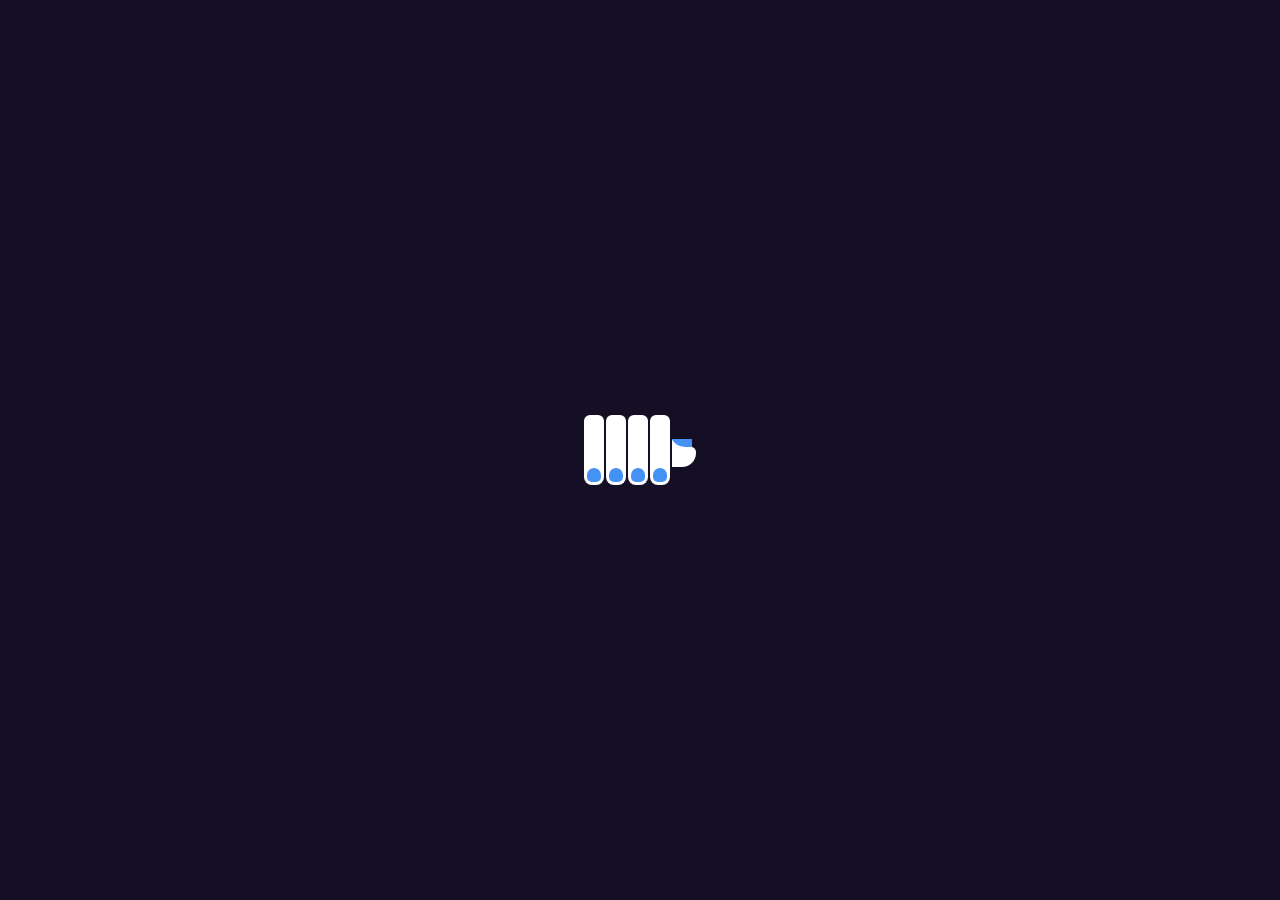
<file: index.html>
<!DOCTYPE html>
<html lang="en">
<head>
    <meta charset="UTF-8">
    <meta name="description" content="Data Visualization">
    <meta name="keywords" content="HTML, CSS, D3, Javascript">
    <meta name="name" content="Darrell Devlin">

    <title>Our Website</title>

    <!-- Bootstrap CSS -->
    <link href="https://cdn.jsdelivr.net/npm/bootstrap@5.1.3/dist/css/bootstrap.min.css" rel="stylesheet">

    <!--CSS -->
    <link rel="stylesheet" href="resources/css/viz1.css">
    <link rel="stylesheet" href="resources/css/index.css">

</head>
<body>
    <!-- Loading Page -->
    <div class="loading-page">
        <div class="loading">
            <div class="finger finger-1">
                <div class="finger-item">
                    <span></span><i></i>
                </div>
            </div>
            <div class="finger finger-2">
                <div class="finger-item">
                    <span></span><i></i>
                </div>
            </div>
            <div class="finger finger-3">
                <div class="finger-item">
                    <span></span><i></i>
                </div>
            </div>
            <div class="finger finger-4">
                <div class="finger-item">
                    <span></span><i></i>
                </div>
            </div>
            <div class="last-finger">
                <div class="last-finger-item"><i></i></div>
            </div>
        </div>
    </div>

    <!-- Main Content -->
    <div class="intro-container">
        <div class="intro-content">
            <h1>Welcome to Our Website</h1>
            <p class="sub-header"><b>Created By:</b> Darrell Devlin and Jinjuta Suksuwan</p>
            <p class="description">
                This website is the culmination of a data visualization assignment for the unit COS30045, created by Darrell and Jinju. Our goal was to leverage the power of data visualization to make complex datasets more accessible and understandable. We invite you to explore our visualizations, delve into the data, and join us in our quest to better understand the factors influencing obesity and mortality.
            </p>
            <!-- Start Exploring Button -->
            <a href="viz1.html">
                <button class="btn btn-lg btn-primary text-uppercase fs-5 fw-bold btn-start">Start Exploring</button>
            </a>
        </div>
    </div>

    <!-- JavaScript -->
    <script src="resources/js/index.js"></script>
</body>
</html>
</file>
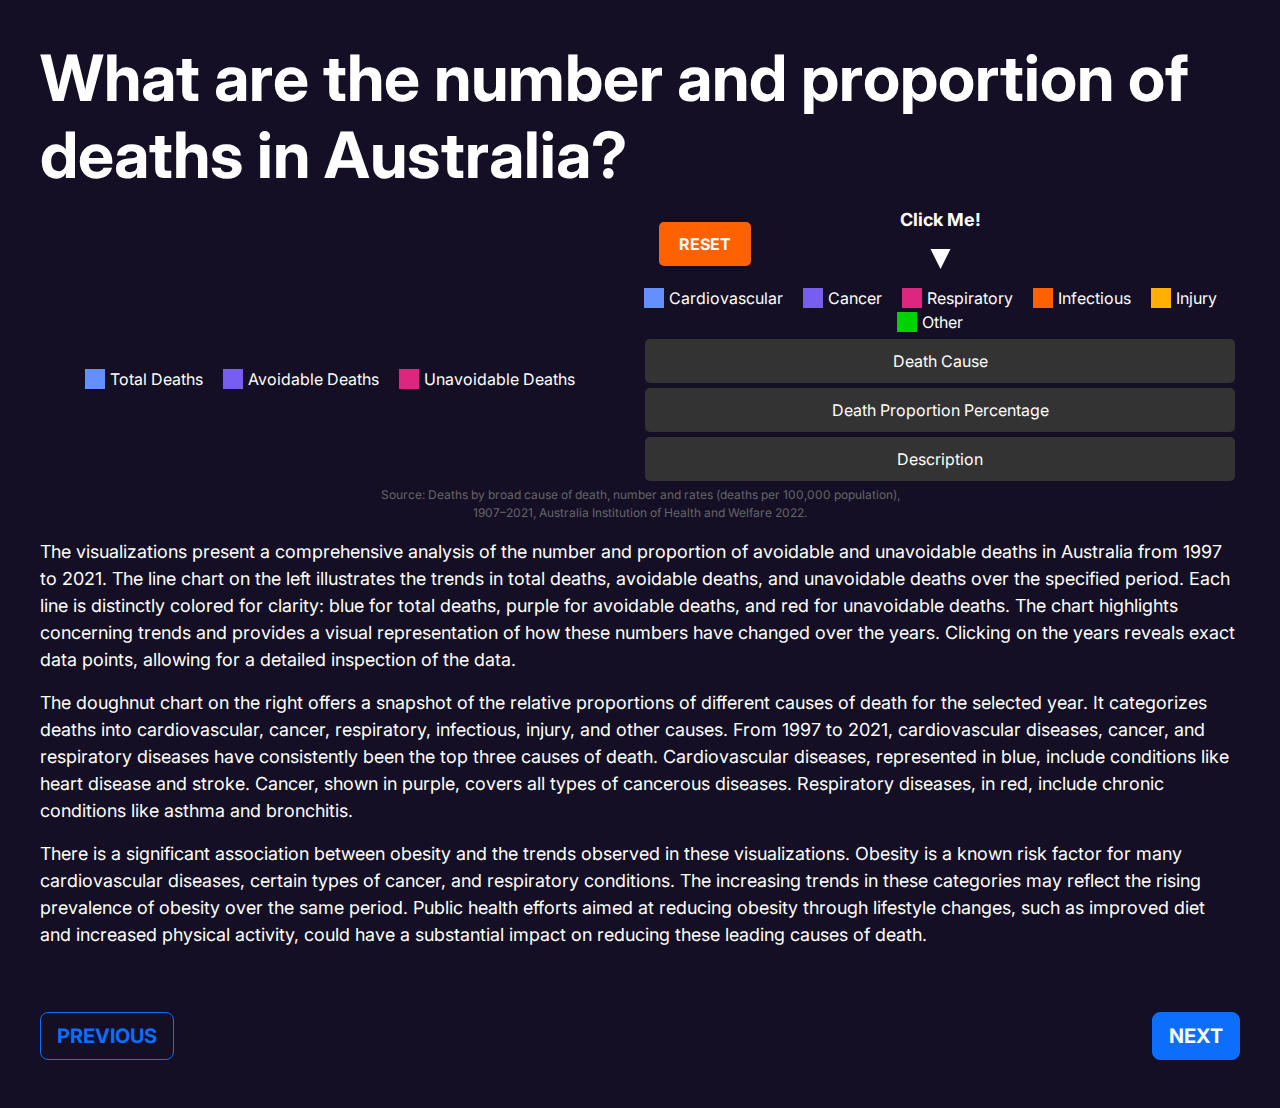
<file: viz1.html>
<!DOCTYPE html>
<html lang="en">
<head>
    <meta charset="UTF-8">
    <meta name="description" content="Data Visualization">
    <meta name="keywords" content="HTML, CSS, D3, Javascript">
    <meta name="name" content="Darrell Devlin">

    <title>Australia's Death Proportions</title>

    <!-- Javascript -->
    <script src="https://d3js.org/d3.v7.min.js"></script>
    <script src="resources/js/viz1.js"></script>

    <!-- Bootstrap CSS -->
    <link href="https://cdn.jsdelivr.net/npm/bootstrap@5.1.3/dist/css/bootstrap.min.css" rel="stylesheet">

    <!--CSS -->
    <link rel="stylesheet" href="resources/css/viz1.css">

</head>
<body>
    <div class="content">
        <!-- Title of Page-->
        <div class="center-title">
            <h1 id="viz-title" class="transition">What are the number and proportion of deaths in Australia?</h1>
        </div>

        <!-- Reset Button -->
        <button class="reset-tooltips">RESET</button>

        <div class="flex-container">
            <div class="chart-container">
                <div>
                    <!-- Line Chart & Hue Legends -->
                    <p id="line-chart"></p>
                    <div class="legend line-legend">
                        <div class="legend-item">
                            <span class="color-box" style="background-color: #648FFF;"></span> Total Deaths
                        </div>
                        <div class="legend-item">
                            <span class="color-box" style="background-color: #785EF0;"></span> Avoidable Deaths
                        </div>
                        <div class="legend-item">
                            <span class="color-box" style="background-color: #DC267F;"></span> Unavoidable Deaths
                        </div>
                    </div>
                </div>
            </div>

            <!-- Pie Chart & Hue Legends -->
            <div class="chart-container" style="position: relative;">
                <div id="pie-chart-container">
                    <p id="pie-chart"></p>
                    <div class="click-me">
                        <p>Click Me!</p>
                        <div class="arrow"></div>
                    </div>
                    <div class="legend pie-legend">
                        <div class="legend-item">
                            <span class="color-box" style="background-color: #648FFF;"></span> Cardiovascular
                        </div>
                        <div class="legend-item">
                            <span class="color-box" style="background-color: #785EF0;"></span> Cancer
                        </div>
                        <div class="legend-item">
                            <span class="color-box" style="background-color: #DC267F;"></span> Respiratory
                        </div>
                        <div class="legend-item">
                            <span class="color-box" style="background-color: #FE6100;"></span> Infectious
                        </div>
                        <div class="legend-item">
                            <span class="color-box" style="background-color: #FFB000;"></span> Injury
                        </div>
                        <div class="legend-item">
                            <span class="color-box" style="background-color: #00D200;"></span> Other
                        </div>
                    </div>

                    <!-- Information Boxes -->
                    <div class="info-box-container">
                        <div class="info-box type-of-death">Death Cause</div>
                        <div class="info-box death-percentage">Death Proportion Percentage</div>
                        <div class="info-box death-description">Description</div>
                    </div>
                </div>
            </div>
        </div>

        <!-- Source Citation -->
        <div class="chart-and-source-container">
            <div class="source">
                <p>Source: Deaths by broad cause of death, number and rates (deaths per 100,000 population),<br> 1907–2021, Australia Institution of Health and Welfare 2022.</p>
            </div>
        </div>

        <!-- Page Description -->
        <p>
            The visualizations present a comprehensive analysis of the number and proportion of avoidable and unavoidable deaths in Australia from 1997 to 2021. The line chart on the left illustrates the trends in total deaths, avoidable deaths, and unavoidable deaths over the specified period. Each line is distinctly colored for clarity: blue for total deaths, purple for avoidable deaths, and red for unavoidable deaths. The chart highlights concerning trends and provides a visual representation of how these numbers have changed over the years. Clicking on the years reveals exact data points, allowing for a detailed inspection of the data.
        </p>
        <p>
            The doughnut chart on the right offers a snapshot of the relative proportions of different causes of death for the selected year. It categorizes deaths into cardiovascular, cancer, respiratory, infectious, injury, and other causes. From 1997 to 2021, cardiovascular diseases, cancer, and respiratory diseases have consistently been the top three causes of death. Cardiovascular diseases, represented in blue, include conditions like heart disease and stroke. Cancer, shown in purple, covers all types of cancerous diseases. Respiratory diseases, in red, include chronic conditions like asthma and bronchitis.
        </p>
        <p>
            There is a significant association between obesity and the trends observed in these visualizations. Obesity is a known risk factor for many cardiovascular diseases, certain types of cancer, and respiratory conditions. The increasing trends in these categories may reflect the rising prevalence of obesity over the same period. Public health efforts aimed at reducing obesity through lifestyle changes, such as improved diet and increased physical activity, could have a substantial impact on reducing these leading causes of death.
        </p>
    </div>

    <!-- Buttons -->
    <div class="row my-5">
        <div class="col-4">
            <form action="index.html">
                <button class="btn btn-lg btn-outline-primary text-uppercase fs-5 fw-bold">Previous</button>
            </form>
        </div>
        <div class="col-4 ms-auto text-end">
            <form action="viz2.html">
                <button class="btn btn-lg btn-primary text-uppercase fs-5 fw-bold">Next</button>
            </form>
        </div>
    </div>
</body>
</html>
</file>
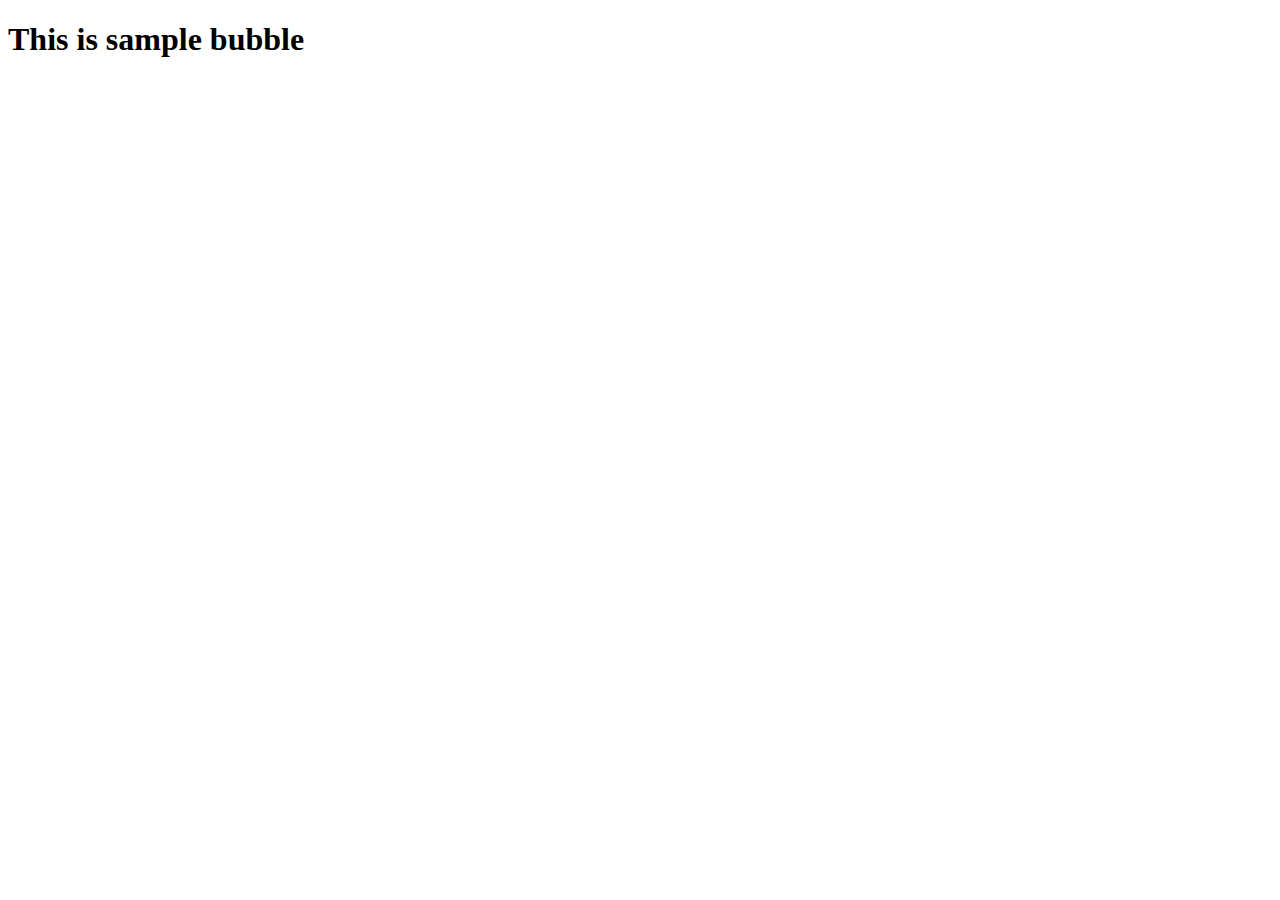
<file: vizsample.html>
<!DOCTYPE html>
<html lang="en">
  <head>
    <meta charset="UTF-8" />
    <meta name="viewport" content="width=device-width, initial-scale=1.0" />
    <!-- A bit of CSS: change stroke color of circle on hover (white -> black) -->
    <style>
      .bubbles {
        stroke-width: 2px;
        stroke: white;
      }
      .bubbles:hover {
        stroke: black;
      }
    </style>
    <title>Document</title>
  </head>
  <body>
    <h1>This is sample bubble</h1>
    <div id="my_dataviz"></div>

    <!-- Load d3.js -->
    <script src="https://d3js.org/d3.v4.js"></script>

    <!-- Load color scale -->
    <script src="https://d3js.org/d3-scale-chromatic.v1.min.js"></script>

    <script>
      // set the dimensions and margins of the graph
      var margin = { top: 10, right: 20, bottom: 30, left: 50 },
        width = 500 - margin.left - margin.right,
        height = 420 - margin.top - margin.bottom;

      // append the svg object to the body of the page
      var svg = d3
        .select("#my_dataviz")
        .append("svg")
        .attr("width", width + margin.left + margin.right)
        .attr("height", height + margin.top + margin.bottom)
        .append("g")
        .attr("transform", "translate(" + margin.left + "," + margin.top + ")");

      // Read the data
      d3.csv("sample1.csv", function (data) {
        // Add X axis -> cx
        var x = d3.scaleLinear().domain([0, 15000]).range([0, width]);
        svg
          .append("g")
          .attr("transform", "translate(0," + height + ")")
          .call(d3.axisBottom(x));

        // Add Y axis -> cy
        var y = d3.scaleLinear().domain([0, 20000]).range([height, 0]);
        svg.append("g").call(d3.axisLeft(y));

        // Add a scale for bubble size -> cr
        var z = d3.scaleLinear().domain([0, 20000]).range([4, 40]);

        // Add a scale for bubble color
        var myColor = d3.scaleOrdinal(d3.schemeSet2);

        // Create a tooltip div that is hidden by default:
        var tooltip = d3
          .select("body")
          .append("div")
          .attr("class", "tooltip")
          .style("position", "absolute")
          .style("opacity", 0)
          .style("background-color", "black")
          .style("border-radius", "5px")
          .style("padding", "10px")
          .style("color", "white");

        // Functions to show / update (when mouse moves but stays on the same circle) / hide the tooltip
        var showTooltip = function (d) {
          tooltip
            .style("opacity", 1)
            .html("Country: " + d.country)
            .style("left", event.pageX + 10 + "px") // Adjust the position here
            .style("top", event.pageY - 28 + "px");
        };

        var moveTooltip = function (d) {
          tooltip
            .style("left", event.pageX + 10 + "px")
            .style("top", event.pageY - 28 + "px");
        };

        var hideTooltip = function (d) {
          tooltip.style("opacity", 0);
        };

        // Add dots
        svg
          .selectAll("dot")
          .data(data)
          .enter()
          .append("circle")
          .attr("class", "bubbles")
          .attr("cx", function (d) {
            return x(d.Obese); // x-axis -> Obese
          })
          .attr("cy", function (d) {
            return y(d.Counts); // y-axis -> Factors
          })
          .attr("r", function (d) {
            return z(d.Counts); // bubble size -> TotalPop
          })
          .style("fill", function (d) {
            return myColor(d.Factors); // color grouping
          });
      });
    </script>
  </body>
</html>
</file>
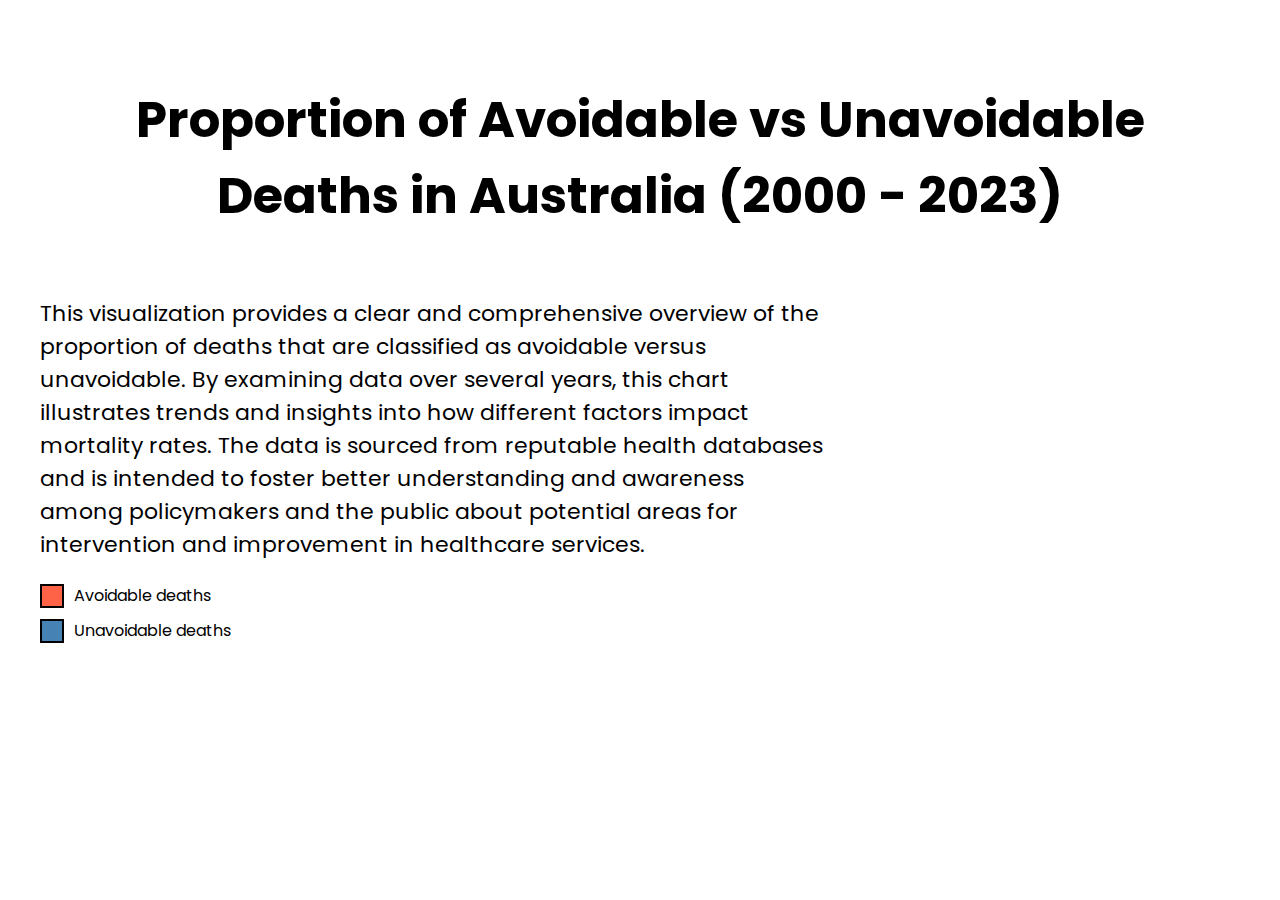
<file: piechart_viz2/viz1.html>
<!DOCTYPE html>
<html lang="en">
  <head>
    <meta charset="UTF-8" />
    <meta name="description" content="Data Visualization" />
    <meta name="keywords" content="HTML, CSS, D3, Javascript" />
    <meta name="name" content="Darrell Devlin" />

    <title>Australia's Death proportions</title>

    <script src="https://d3js.org/d3.v7.min.js"></script>

    <script src="viz2.js"></script>

    <link rel="stylesheet" href="main.css" />
  </head>
  <body>
    <div class="content">
      <!-- Title of Vizualiation 2-->
      <h2 id="viz-title">
        Proportion of Avoidable vs Unavoidable Deaths in Australia (2000 - 2023)
      </h2>

      <div class="flex-container">
        <!-- Description of Visualization-->
        <div class="description">
          <p>
            This visualization provides a clear and comprehensive overview of
            the proportion of deaths that are classified as avoidable versus
            unavoidable. By examining data over several years, this chart
            illustrates trends and insights into how different factors impact
            mortality rates. The data is sourced from reputable health databases
            and is intended to foster better understanding and awareness among
            policymakers and the public about potential areas for intervention
            and improvement in healthcare services.
          </p>

          <div class="legend">
            <div class="legend-item">
              <span class="color-box" style="background-color: #ff6347"></span>
              Avoidable deaths
            </div>
            <div class="legend-item">
              <span class="color-box" style="background-color: #4682b4"></span>
              Unavoidable deaths
            </div>
          </div>
        </div>

        <!-- Visualization-->
        <div class="chart-container">
          <p id="pie-chart"></p>
        </div>
      </div>
    </div>
  </body>
</html>
</file>
<file: resources/css/viz1.css>
/* Import font from Google Fonts */
@import url("https://fonts.googleapis.com/css2?family=Inter:wght@400;600;700&display=swap");

/* General Body Styles */
body {
  font-family: "Inter", sans-serif;
  background-color: #140f24;
  color: #ffffff;
  margin: 40px;
}

/* Typography */
h1 {
  font-size: 64px;
  font-weight: bold;
}

h2#viz-title {
  text-align: center;
}

h2 {
  font-size: 50px;
  font-weight: bold;
}

h3 {
  font-size: 36px;
}

p {
  font-size: 18px;
}

p.sub-header {
  font-size: 24px;
}

/* Flex Container Setup */
.content {
  display: flex;
  flex-direction: column;
  align-items: center;
  width: 100%;
}

.button-container {
  display: flex;
  justify-content: center;
  width: 100%;
  margin-bottom: 20px;
}

.flex-container {
  display: flex;
  width: 100%;
  justify-content: space-between;
  align-items: center;
}

.chart-container {
  flex: 1;
  display: flex;
  justify-content: center;
  align-items: center;
  position: relative;
}

#pie-chart {
  padding-left: 10%;
}

.info-container {
  display: flex;
  justify-content: center;
  align-items: center;
  width: 100%;
}

.info-box {
  background-color: #333;
  padding: 10px;
  margin: 5px;
  border-radius: 5px;
  text-align: center;
}

/* Line Chart Style */
.line {
  fill: none;
  stroke: #648fff;
  stroke-width: 5;
  transition: stroke 0.2s ease;
}

.line2 {
  fill: none;
  stroke: #dc267f;
  stroke-width: 5;
  transition: stroke 0.2s ease;
}

.line3 {
  fill: none;
  stroke: #785ef0;
  stroke-width: 5;
  transition: stroke 0.2s ease;
}

rect {
  pointer-events: all;
  fill-opacity: 0;
  stroke-opacity: 0;
  z-index: 1;
}

/* Tooltip styles */
body .tooltip {
  position: absolute;
  padding: 10px;
  background-color: steelblue;
  color: white;
  border: 1px solid white;
  border-radius: 10px;
  display: none;
  opacity: 0.75;
}

.pie-tooltip {
  position: absolute;
  padding: 10px;
  background-color: #333;
  color: #fff;
  border: 1px solid #fff;
  border-radius: 5px;
  display: none;
  opacity: 0.8;
  pointer-events: none;
}

/* Reset tooltips button */
.reset-tooltips {
  background-color: #fe6100;
  color: white;
  border: none;
  padding: 10px 20px;
  cursor: pointer;
  font-weight: bold;
  border-radius: 5px;
  margin-left: 130px;
}

/* Click me label */
.click-me {
  position: absolute;
  top: -60px; /* Position above the doughnut chart */
  left: 50%;
  transform: translateX(-50%);
  display: flex;
  align-items: center;
  flex-direction: column;
  color: #ffffff;
  font-weight: bold;
  font-size: 20px;
}

/* Arrow inside the "click me" label */
.click-me .arrow {
  width: 0;
  height: 0;
  border-left: 10px solid transparent;
  border-right: 10px solid transparent;
  border-top: 20px solid #ffffff;
  margin-bottom: 5px;
  animation: pulse 1.5s infinite; /* Pulsing animation */
}

@keyframes pulse {
  0% {
    transform: scale(1);
  }
  50% {
    transform: scale(1.2);
  }
  100% {
    transform: scale(1);
  }
}

/* Source Citation */
.source p {
  text-align: center;
  font-size: 12px;
  color: #666;
}

.center-title {
  display: flex;
  justify-content: center;
  align-items: center;
  width: 100%;
  margin-bottom: 20px;
}

/* Legend */
.legend {
  display: flex;
  flex-wrap: wrap;
  justify-content: center;
  margin-top: 20px;
}

.legend-line-chart {
  justify-content: flex-start;
  margin-left: 30px;
}

.legend-item {
  display: flex;
  align-items: center;
  margin-right: 20px;
}

.color-box {
  width: 20px;
  height: 20px;
  margin-right: 5px;
  background-color: grey;
}

.line-legend {
  margin-top: -10px;
}
</file>
<file: resources/css/index.css>
/* Import font from Google Fonts */
@import url("https://fonts.googleapis.com/css2?family=Inter:wght@400;600;700&display=swap");

/* General Body Styles */
body {
    font-family: "Inter", sans-serif;
    background-color: #140F24;
    color: #FFFFFF;
    margin: 0;
    display: flex;
    justify-content: center;
    align-items: center;
    height: 100vh;
    overflow: hidden;
}

/* Typography */
h1 {
    font-size: 48px;
    font-weight: bold;
    text-align: center;
}

p {
    font-size: 12px;
    text-align: center;
}

p.sub-header {
    font-size: 20px;
    text-align: center;
}

/* Center content */
.intro-container {
    display: flex;
    flex-direction: column;
    justify-content: center;
    align-items: center;
    text-align: center;
    width: 100%;
    max-width: 90%;
    padding: 20px;
    box-sizing: border-box;
    z-index: 2;
}

/* Button Styles */
.btn-start {
    margin-top: 20px;
    padding: 10px 20px;
    font-size: 20px;
    font-weight: bold;
    text-transform: uppercase;
    color: #FFFFFF;
    background-color: #FE6100;
    border: none;
    border-radius: 5px;
    cursor: pointer;
    transition: background-color 0.3s ease;
}

.btn-start:hover {
    background-color: #ff8300;
}

/* Loading Page Styles */
.loading-page {
    position: fixed;
    width: 100%;
    height: 100%;
    top: 0;
    left: 0;
    background: #140F24;
    display: flex;
    justify-content: center;
    align-items: center;
    opacity: 1;
    transition: opacity 1s ease;
    z-index: 10;
}

.loading-page.hidden {
    opacity: 0;
    pointer-events: none;
}

.intro-container {
    opacity: 0;
    transition: opacity 1s ease;
    z-index: 5;
    position: relative;
}

.intro-container.visible {
    opacity: 1;
}

/* Loading Animation (Source: https://codepen.io/r4ms3s/pen/XJqeKB) */
.loading {
    position: absolute;
    left: 50%;
    top: 50%;
    margin: -35px 0 0 -56px;
    width: 112px;
    height: 70px;
}

.finger {
    float: left;
    margin: 0 2px 0 0;
    width: 20px;
    height: 100%;
}

.finger-1 {
    animation: finger-1-animation 2s infinite ease-out;
}

.finger-2 {
    animation: finger-2-animation 2s infinite ease-out;
}

.finger-3 {
    animation: finger-3-animation 2s infinite ease-out;
}

.finger-4 {
    animation: finger-4-animation 2s infinite ease-out;
}

.finger-item {
    position: relative;
    width: 100%;
    height: 100%;
    border-radius: 6px 6px 8px 8px;
    background: #fff;
}

.finger-item span {
    position: absolute;
    left: 0;
    top: 0;
    width: 100%;
    padding: 5px 5px 0 5px;
}

.finger-item i {
    position: absolute;
    left: 3px;
    bottom: 3px;
    width: 14px;
    height: 14px;
    border-radius: 10px 10px 7px 7px;
    background: #4492f4;
}

.last-finger {
    position: relative;
    float: left;
    width: 24px;
    height: 100%;
    overflow: hidden;
}

.last-finger-item {
    position: absolute;
    right: 0;
    top: 32px;
    width: 110%;
    height: 20px;
    border-radius: 0 5px 14px 0;
    background: #fff;
    animation: finger-5-animation 2s infinite linear;
}

.last-finger-item i {
    position: absolute;
    left: 0;
    top: -8px;
    width: 22px;
    height: 8px;
    background: #fff;
    overflow: hidden;
}

.last-finger-item i:after {
    content: '';
    position: absolute;
    left: 0;
    bottom: 0;
    width: 34px;
    height: 20px;
    border-radius: 0 0 15px 15px;
    background: #4492f4;
}

/* Animations for fingers */
@keyframes finger-1-animation {
    0%, 20%, 41%, 100% { padding: 12px 0 5px 0; }
    29%, 35% { padding: 4px 0 24px 0; }
}

@keyframes finger-1-animation-span {
    0%, 20%, 41%, 100% { top: 0; }
    29%, 35% { top: -7px; }
}

@keyframes finger-1-animation-i {
    0%, 20%, 41%, 100% { bottom: 3px; height: 14px; border-radius: 10px 10px 7px 7px; }
    29%, 35% { bottom: 8px; height: 12px; border-radius: 7px 7px 4px 4px; }
}

@keyframes finger-2-animation {
    0%, 24%, 45%, 100% { padding: 6px 0 2px 0; }
    33%, 39% { padding: 2px 0 16px 0; }
}

@keyframes finger-2-animation-span {
    0%, 24%, 45%, 100% { top: 0; }
    33%, 39% { top: -7px; }
}

@keyframes finger-2-animation-i {
    0%, 24%, 45%, 100% { bottom: 3px; height: 14px; border-radius: 10px 10px 7px 7px; }
    33%, 39% { bottom: 8px; height: 12px; border-radius: 7px 7px 4px 4px; }
}

@keyframes finger-3-animation {
    0%, 28%, 49%, 100% { padding: 0; }
    37%, 43% { padding: 0 0 12px 0; }
}

@keyframes finger-3-animation-span {
    0%, 28%, 49%, 100% { top: 0; }
    37%, 43% { top: -7px; }
}

@keyframes finger-3-animation-i {
    0%, 28%, 49%, 100% { bottom: 3px; height: 14px; border-radius: 10px 10px 7px 7px; }
    37%, 43% { bottom: 8px; height: 12px; border-radius: 7px 7px 4px 4px; }
}

@keyframes finger-4-animation {
    0%, 32%, 53%, 100% { padding: 8px 0 3px 0; }
    41%, 47% { padding: 4px 0 20px 0; }
}

@keyframes finger-4-animation-span {
    0%, 32%, 53%, 100% { top: 0; }
    41%, 47% { top: -7px; }
}

@keyframes finger-4-animation-i {
    0%, 32%, 53%, 100% { bottom: 3px; height: 14px; border-radius: 10px 10px 7px 7px; }
    41%, 47% { bottom: 8px; height: 12px; border-radius: 7px 7px 4px 4px; }
}

@keyframes finger-5-animation {
    0%, 34%, 60%, 100% { top: 32px; right: 0; border-radius: 0 5px 14px 0; transform: rotate(0deg); }
    43%, 50% { top: 20px; right: 2px; border-radius: 0 8px 20px 0; transform: rotate(-12deg); }
}

/* Binary Background Animation (Source: https://codepen.io/r4ms3s/pen/XJqeKB)*/
@keyframes moveBinary {
    0% { top: -100%; }
    100% { top: 100%; }
}

.binary-background {
    position: fixed;
    width: 100%;
    height: 100%;
    top: 0;
    left: 0;
    overflow: hidden;
    z-index: 1;
}

.binary-background span {
    position: absolute;
    color: rgba(255, 255, 255, 0.05);
    font-size: 20px;
    animation: moveBinary 10s linear infinite;
}

.binary-background span:nth-child(odd) {
    animation-duration: 8s;
}

.binary-background span:nth-child(even) {
    animation-duration: 12s;
}
</file>
<file: piechart_viz2/main.css>
/*Import font*/
@import url("https://fonts.googleapis.com/css2?family=Poppins:wght@400;600;700&display=swap");

/* General Body Styles */
body {
  font-family: "Poppins", sans-serif;
  margin: 40px; /* sets margin on all sides */
}

/* Typography */
h1 {
  font-size: 64px;
  font-weight: bold;
}

h2#viz-title {
  text-align: center; /* Centers the title text */
}

h2 {
  font-size: 50px;
  font-weight: bold;
}
h3 {
  font-size: 36px;
}
p {
  font-size: 22px;
}

/* Flex Container Setup */
.content {
  display: flex;
  flex-direction: column; /* Stacks children vertically */
  align-items: center; /* Center content horizontally */
  width: 100%; /* Ensures the container takes full width */
}

.flex-container {
  display: flex;
  width: 100%; /* Full width to contain both description and chart */
  justify-content: space-around; /* Space around items */
  align-items: flex-start; /* Align items to the top */
}

.description {
  flex: 2; /* Gives the description more space */
  text-align: left; /* Left aligns the text */
  padding-right: 20px; /* Spacing between description and SVG */
}

.chart-container {
  flex: 1; /* SVG takes less space than description */
}

/* Hue Legend */
.legend {
  margin-top: 20px; /* Adds space between description and legend */
}

.legend-item {
  display: flex;
  align-items: center; /* Aligns the color box and text vertically */
  margin-bottom: 10px; /* Space between legend items */
}

.color-box {
  width: 20px; /* Size of the color box */
  height: 20px;
  border: 2px solid black; /* Black outline around the color box */
  margin-right: 10px; /* Space between the color box and the text */
}
</file>
